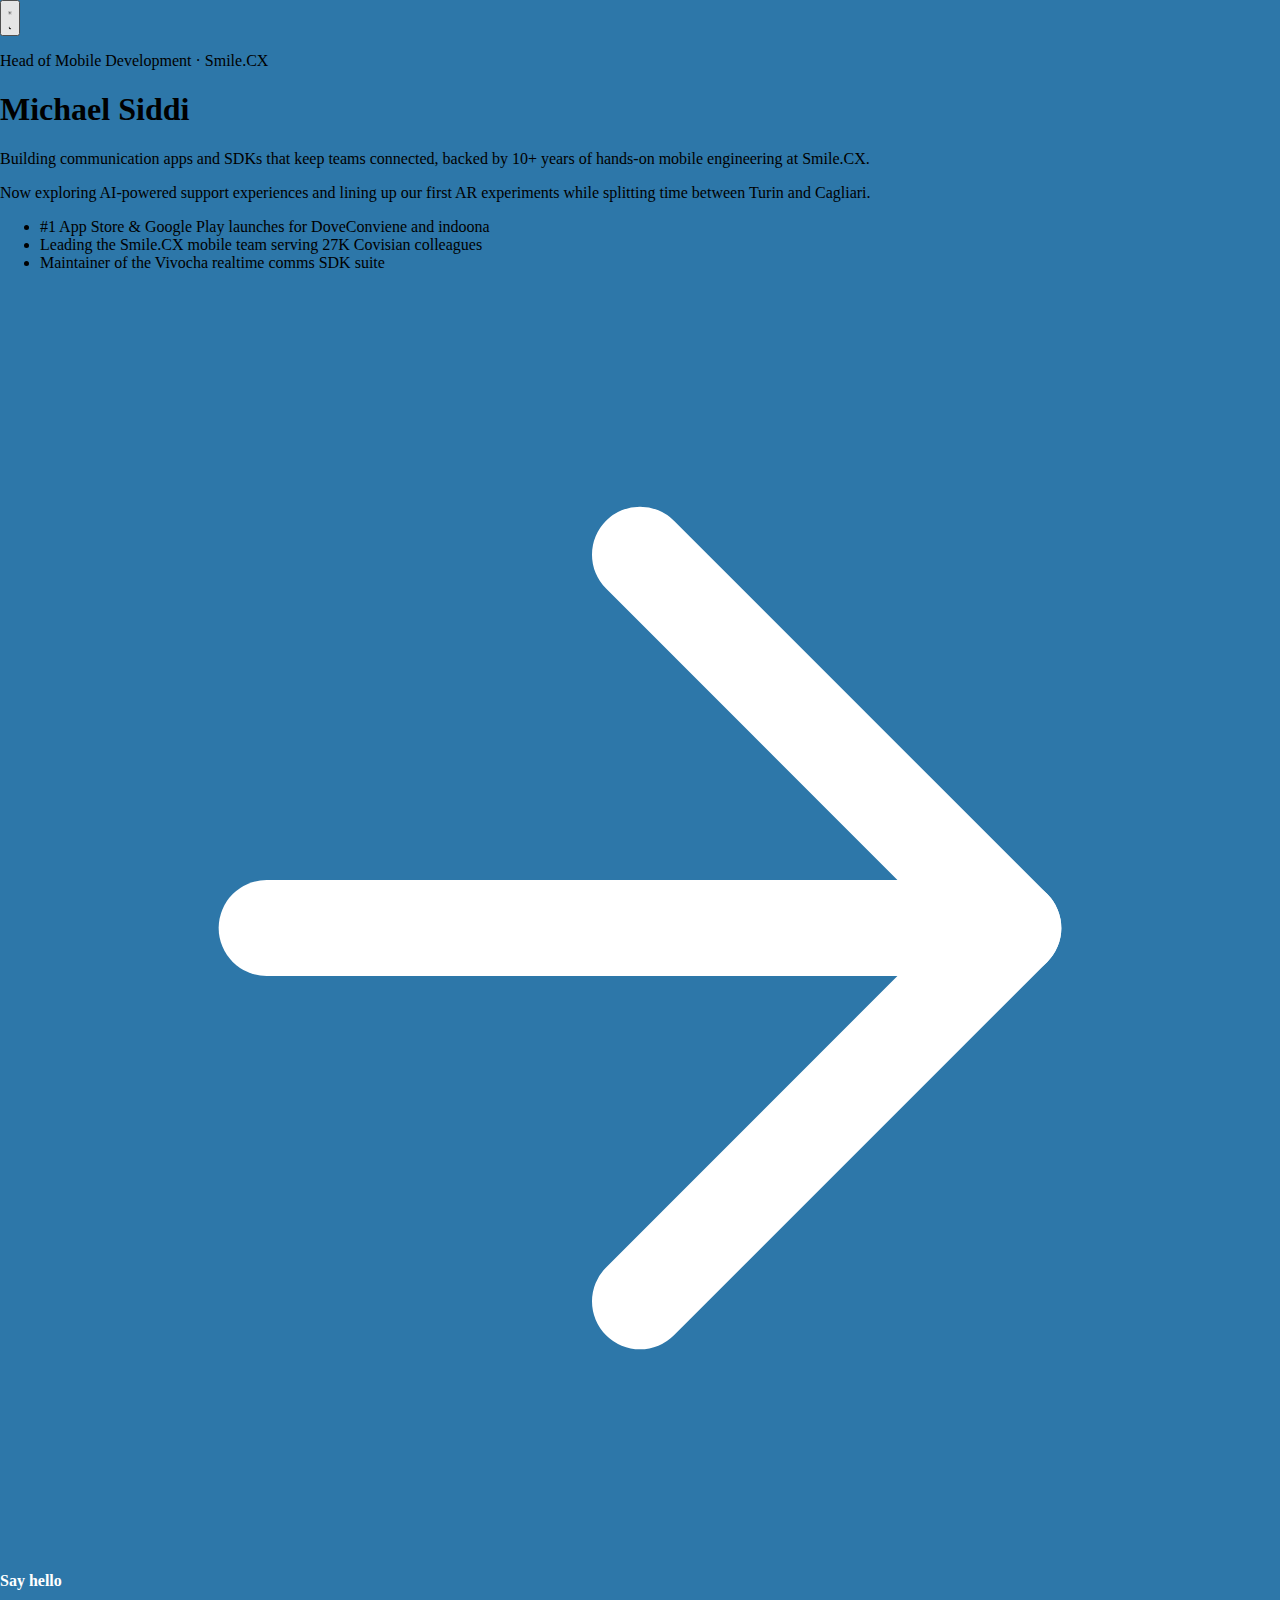
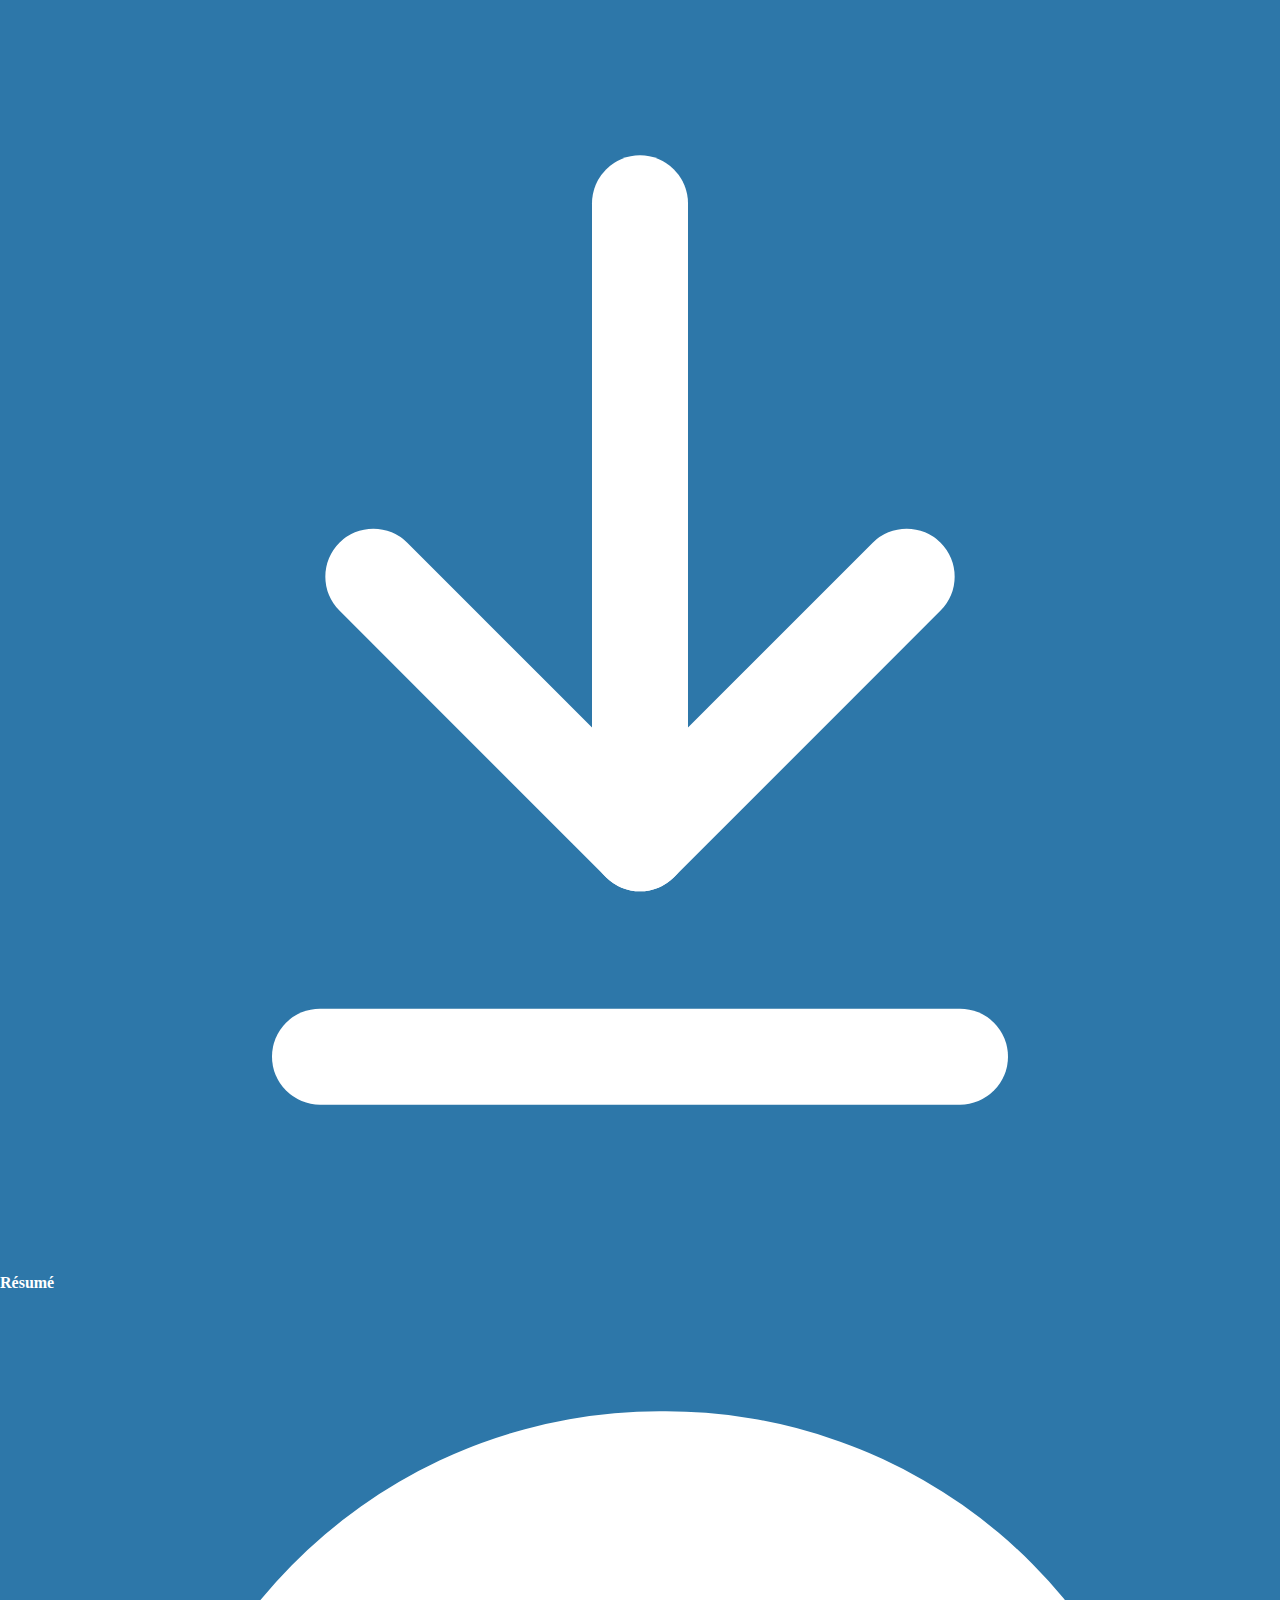
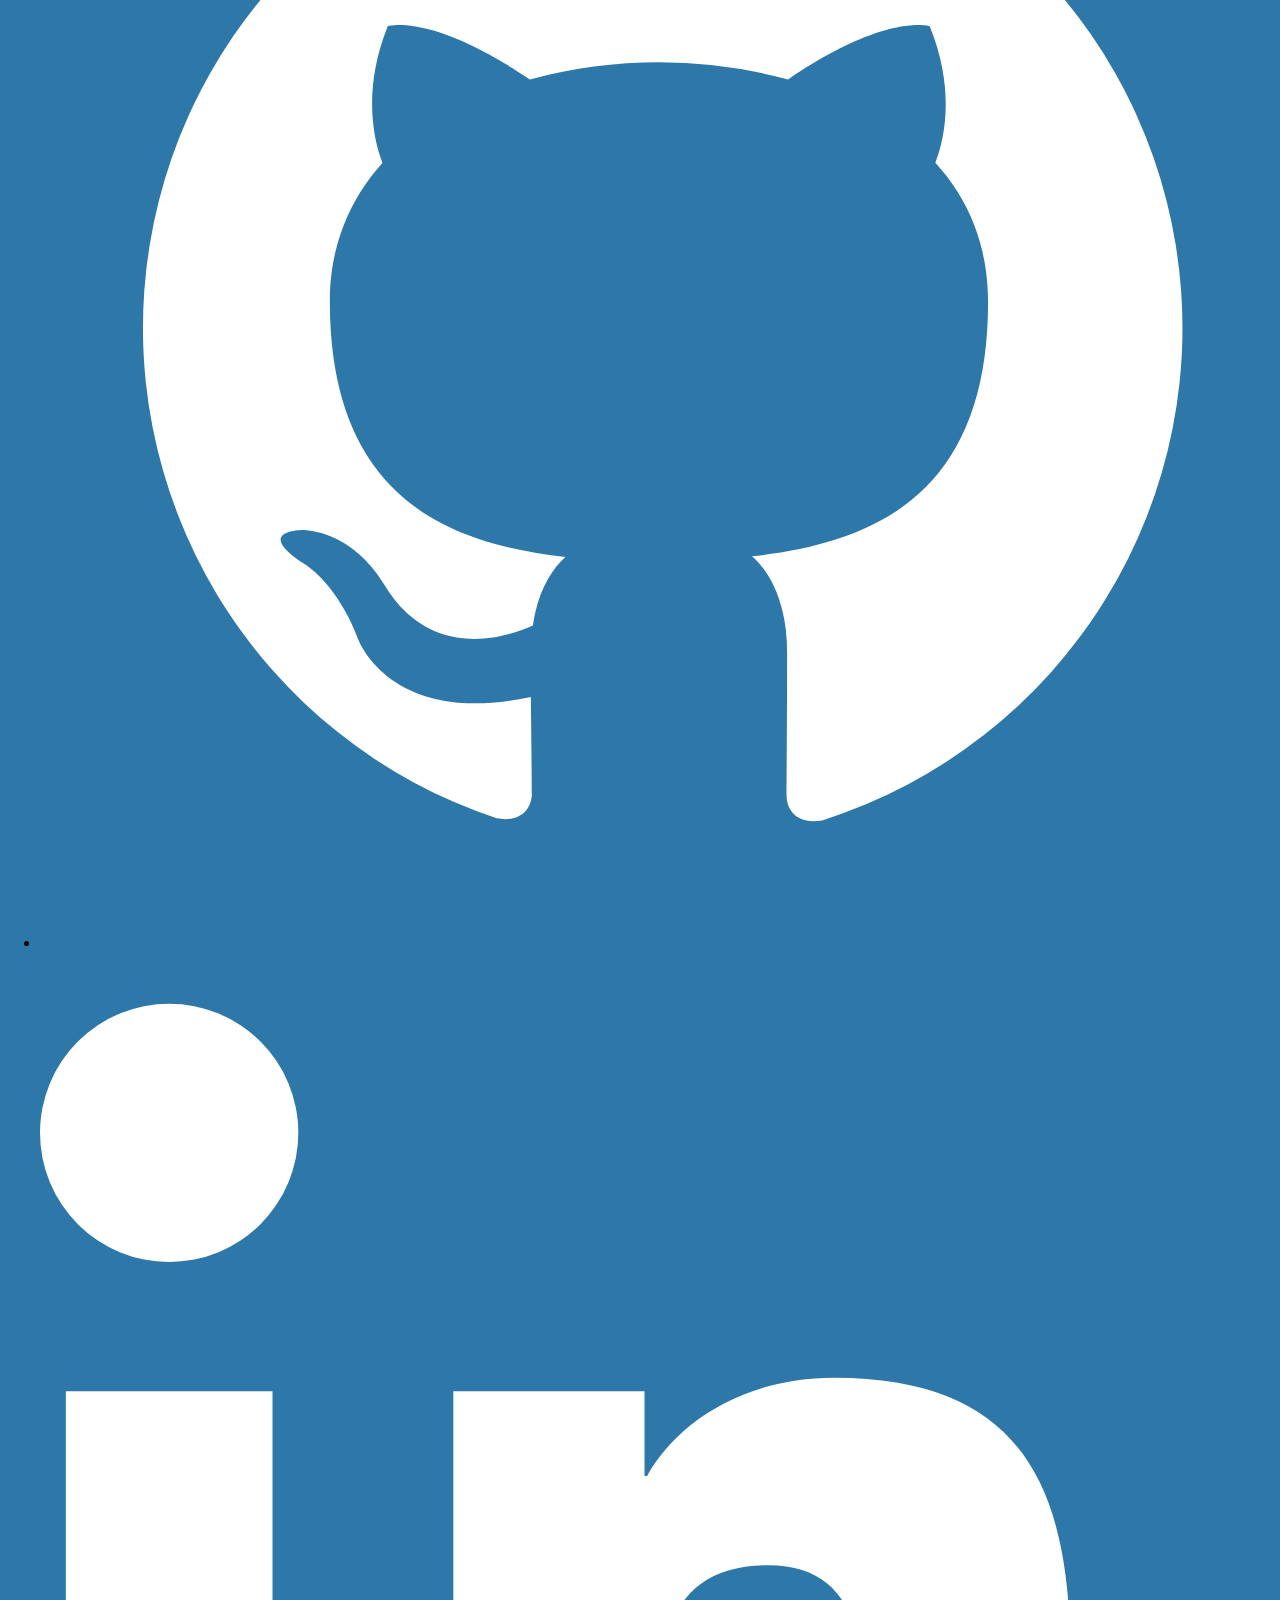
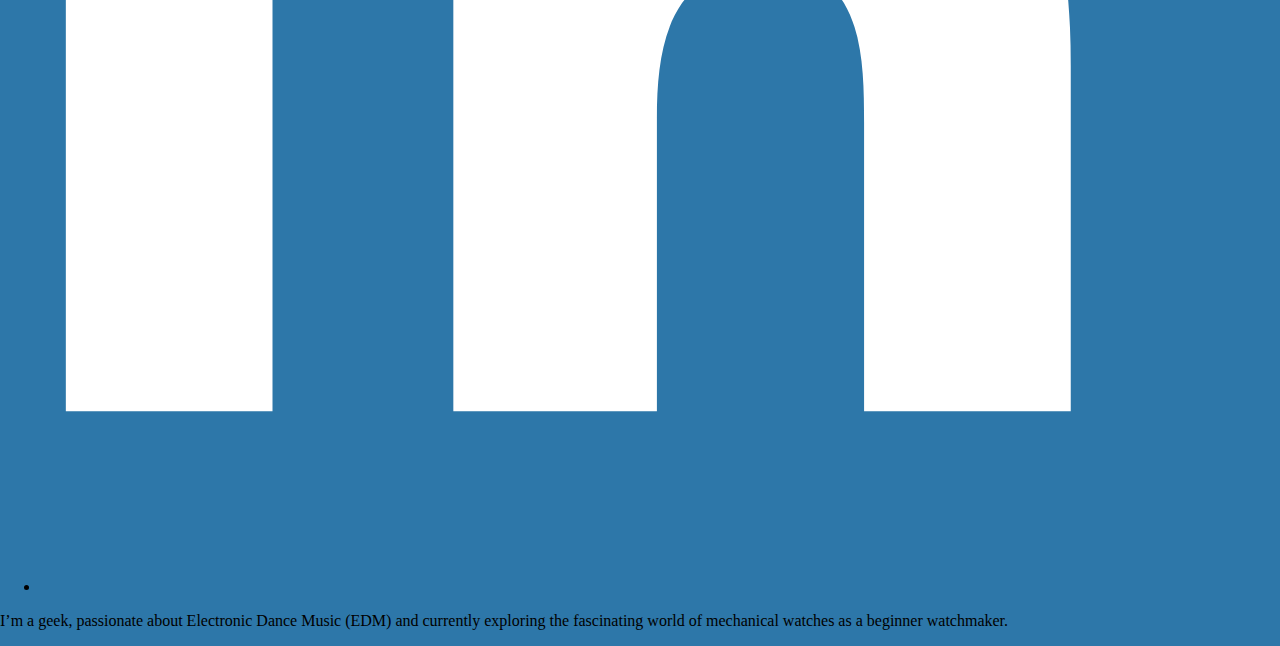
<file: index_backup.html>
<!DOCTYPE html>
<html lang="en">
<head>
    <meta charset="utf-8" />
    <meta name="viewport" content="width=device-width, initial-scale=1" />
    <title>Michael Siddi</title>
    <meta name="description" content="Michael Siddi" />
    <meta name="keywords" content="michael siddi, michael, siddi, ios engineer, engineer, ios developer, ios, developer, mobile, cagliari, sardegna, sardinia, italia, italy, torino, turin, piemonte, objective-c, vivocha, doveconviene, dove conviene, shopfully, top developer, webrtc developer, webrtc engineer, sviluppatore webrtc, webrtc, sdk, san francisco, usa, h1-b, visa" />
    <meta name="author" content="Michael Siddi" />

    <!-- Open Graph -->
    <meta property="og:title" content="Michael Siddi" />
    <meta property="og:type" content="article" />
    <meta property="og:url" content="http://www.michaelsiddi.com" />
    <meta property="og:description" content="Michael Siddi" />

    <!-- Twitter -->
    <meta name="twitter:card" content="summary" />
    <meta name="twitter:site" content="@michaelsiddi" />
    <meta name="twitter:creator" content="@michaelsiddi" />
    <meta name="twitter:title" content="Michael Siddi" />

    <link rel="shortcut icon" href="imgs/favicon.png" />

    <link rel="preconnect" href="https://fonts.googleapis.com" />
    <link rel="preconnect" href="https://fonts.gstatic.com" crossorigin />
    <script>
        (function () {
            try {
                var storedTheme = localStorage.getItem('theme');
                var prefersDark = window.matchMedia('(prefers-color-scheme: dark)').matches;
                var theme = storedTheme || (prefersDark ? 'dark' : 'light');
                document.documentElement.setAttribute('data-theme', theme);
            } catch (err) {
                document.documentElement.setAttribute('data-theme', 'light');
            }
        })();
    </script>
    <link href="https://fonts.googleapis.com/css2?family=Inter:wght@300;400;500;600;700&display=swap" rel="stylesheet" />
    <link href="css/style.css" rel="stylesheet" media="screen" />
    <script src="js/theme-toggle.js" defer></script>

    <meta name="google-site-verification" content="_B6OGU9oyGJgWOCNtOC3DA4Bf_uRVZzMZwVvyJCgoyU" />
</head>
<body>
    <button class="theme-toggle" type="button" aria-pressed="false" aria-label="Activate dark mode" data-theme="light">
        <span class="theme-toggle__track" aria-hidden="true">
            <span class="theme-toggle__icon theme-toggle__icon--sun">
                <svg viewBox="0 0 24 24" xmlns="http://www.w3.org/2000/svg">
                    <circle cx="12" cy="12" r="4.2" fill="currentColor" />
                    <path d="M12 2v2.4M12 19.6V22M4.4 4.4l1.7 1.7M17.9 17.9l1.7 1.7M2 12h2.4M19.6 12H22M4.4 19.6l1.7-1.7M17.9 6.1l1.7-1.7" stroke="currentColor" stroke-width="1.6" stroke-linecap="round" />
                </svg>
            </span>
            <span class="theme-toggle__icon theme-toggle__icon--moon">
                <svg viewBox="0 0 24 24" xmlns="http://www.w3.org/2000/svg">
                    <path d="M21 14.2A8.2 8.2 0 0110.1 3.3 7.4 7.4 0 1018.7 19 8.1 8.1 0 0121 14.2z" fill="currentColor" />
                </svg>
            </span>
            <span class="theme-toggle__thumb"></span>
        </span>
    </button>
    <main class="page" aria-labelledby="hero-title">
        <section class="card">
            <div class="avatar" aria-hidden="true"></div>
            <div class="copy">
                <p class="eyebrow">Head of Mobile Development · Smile.CX</p>
                <h1 id="hero-title">Michael Siddi</h1>
                <p class="lead">Building communication apps and SDKs that keep teams connected, backed by 10+ years of hands-on mobile engineering at Smile.CX.</p>
                <p>Now exploring AI-powered support experiences and lining up our first AR experiments while splitting time between Turin and Cagliari.</p>
                <ul class="facts" aria-label="Highlights">
                    <li>#1 App Store &amp; Google Play launches for DoveConviene and indoona</li>
                    <li>Leading the Smile.CX mobile team serving 27K Covisian colleagues</li>
                    <li>Maintainer of the Vivocha realtime comms SDK suite</li>
                </ul>
                <div class="actions">
                    <a class="btn" href="mailto:hi@michaelsiddi.com">
                        <span class="icon" aria-hidden="true">
                            <svg viewBox="0 0 24 24" xmlns="http://www.w3.org/2000/svg">
                                <path d="M5 12h14" stroke="currentColor" stroke-width="1.8" stroke-linecap="round" stroke-linejoin="round" />
                                <path d="M12 5l7 7-7 7" stroke="currentColor" stroke-width="1.8" stroke-linecap="round" stroke-linejoin="round" fill="none" />
                            </svg>
                        </span>
                        Say hello
                    </a>
                    <a class="btn btn-light" href="./files/MichaelSiddi_Resume.pdf" target="_blank" rel="noopener noreferrer">
                        <span class="icon" aria-hidden="true">
                            <svg viewBox="0 0 24 24" xmlns="http://www.w3.org/2000/svg">
                                <path d="M12 4v12" stroke="currentColor" stroke-width="1.8" stroke-linecap="round" />
                                <path d="M7 11l5 5 5-5" stroke="currentColor" stroke-width="1.8" stroke-linecap="round" stroke-linejoin="round" fill="none" />
                                <path d="M6 20h12" stroke="currentColor" stroke-width="1.8" stroke-linecap="round" />
                            </svg>
                        </span>
                        Résumé
                    </a>
                </div>
                <ul class="social" aria-label="Social links">
                    <li>
                        <a href="https://www.github.com/MichaelSiddi" target="_blank" rel="noopener noreferrer" aria-label="GitHub">
                            <span class="icon" aria-hidden="true">
                                <svg viewBox="0 0 24 24" xmlns="http://www.w3.org/2000/svg">
                                    <path d="M12 2a10 10 0 00-3.16 19.49c.5.09.68-.22.68-.48 0-.24-.01-1.03-.02-1.87-2.77.6-3.36-1.16-3.36-1.16-.45-1.15-1.1-1.46-1.1-1.46-.9-.62.07-.61.07-.61 1 .07 1.53 1.02 1.53 1.02.89 1.52 2.34 1.08 2.9.83.09-.65.35-1.08.63-1.33-2.22-.25-4.56-1.11-4.56-4.94 0-1.09.39-1.99 1.02-2.69-.1-.25-.45-1.27.1-2.64 0 0 .84-.27 2.75 1.03a9.54 9.54 0 015 0c1.9-1.3 2.74-1.03 2.74-1.03.56 1.37.21 2.39.11 2.64.64.7 1.02 1.6 1.02 2.69 0 3.84-2.34 4.68-4.57 4.93.36.31.68.92.68 1.86 0 1.35-.01 2.44-.01 2.77 0 .26.18.57.69.48A10 10 0 0012 2z" fill="currentColor" />
                                </svg>
                            </span>
                        </a>
                    </li>
                    <li>
                        <a href="https://www.linkedin.com/in/michaelsiddi" target="_blank" rel="noopener noreferrer" aria-label="LinkedIn">
                            <span class="icon" aria-hidden="true">
                                <svg viewBox="0 0 24 24" xmlns="http://www.w3.org/2000/svg">
                                    <path d="M5 3.5a2.5 2.5 0 11-5 0 2.5 2.5 0 015 0zM.5 8.5h4v12h-4zM8 8.5h3.7v1.64h.05c.51-.93 1.76-1.9 3.62-1.9 3.87 0 4.58 2.42 4.58 5.57V20.5h-4v-5.58c0-1.33-.03-3.05-1.86-3.05-1.87 0-2.15 1.46-2.15 2.95v5.68H8z" fill="currentColor" />
                                </svg>
                            </span>
                        </a>
                    </li>
                </ul>
                <p class="aside">I’m a geek, passionate about Electronic Dance Music (EDM) and currently exploring the fascinating world of mechanical watches as a beginner watchmaker.</p>
            </div>
        </section>
    </main>
</body>
</html>
</file>
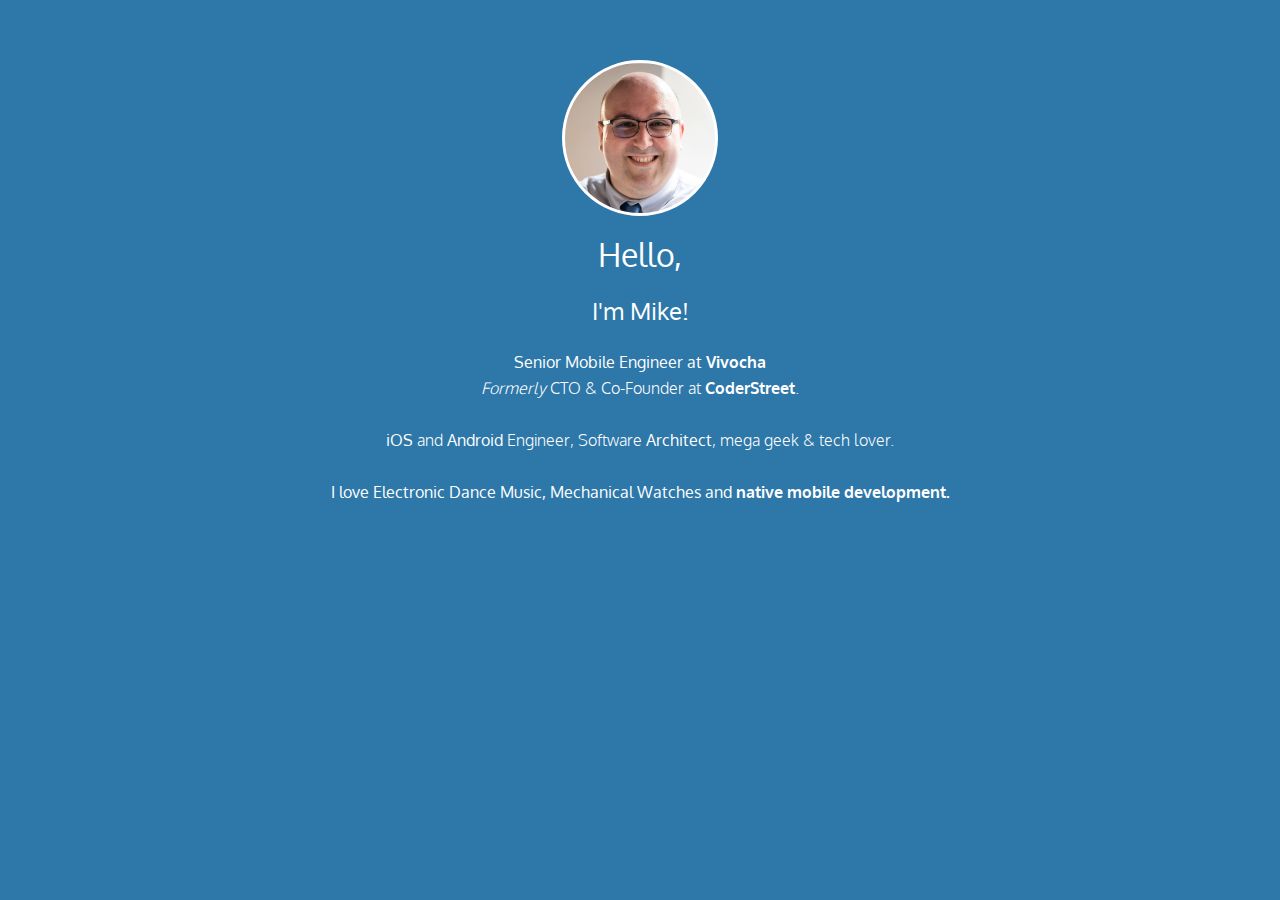
<file: index_old.html>
<!DOCTYPE html>
<html lang="en">
	<head>
		<meta http-equiv="content-type" content="text/html; charset=utf-8" />
		<meta name="viewport" content="width=device-width,user-scalable=no">
		<title>Michael Siddi</title>
     	<meta name="description" content="Michael Siddi">
    	<meta name="keywords" content="michael siddi, michael, siddi, ios engineer, engineer, ios developer, ios, developer, mobile, cagliari, sardegna, sardinia, italia, italy, torino, turin, piemonte, objective-c, vivocha, doveconviene, dove conviene, shopfully, top developer, webrtc developer, webrtc engineer, sviluppatore webrtc, webrtc, sdk, san francisco, usa, h1-b, visa">
    	<meta name="author" content="Michael Siddi">

		<!-- for Facebook -->
		<meta property="og:title" content="Michael Siddi" />
	 	<meta property="og:type" content="article" />
	 	<meta property="og:url" content="http://www.michaelsiddi.com" />
	 	<meta property="og:description" content="Michael Siddi" />

		<!-- for Twitter -->
		<meta name="twitter:card" content="summary">
		<meta name="twitter:site" content="@michaelsiddi">
		<meta name="twitter:creator" content="@michaelsiddi">
		<meta name="twitter:title" content="Michael Siddi">

    	<link rel="shortcut icon" href="imgs/favicon.png">

		<link href="https://code.ionicframework.com/ionicons/2.0.1/css/ionicons.min.css" rel="stylesheet">
		<link href="css/style.css" rel="stylesheet" media="screen" />
		<link href='https://fonts.googleapis.com/css?family=Oxygen:400,300' rel='stylesheet' type='text/css'>
		<meta name="google-site-verification" content="_B6OGU9oyGJgWOCNtOC3DA4Bf_uRVZzMZwVvyJCgoyU" />
	</head>
	<body>
		<div id="container">
			<div id="me">
				<h1 id="face"></h1>
				<h1>Hello,</h1>
				<h2>I'm Mike!</h2>
				<p><strong>Senior Mobile Engineer at <a href="http://www.vivocha.com">Vivocha</a></strong> <br/> <em>Formerly</em> CTO &amp; Co-Founder at <a href="http://www.coderstreet.it">CoderStreet</a>.
					<br/><br/>
				<strong>iOS</strong> and <strong>Android</strong> Engineer, Software <strong>Architect</strong>, mega geek &amp; tech lover.<br/> 
				<br/>
				<strong>I love Electronic Dance Music, Mechanical Watches and <strong>native mobile development.</strong>
				</p>

				<ul class="links">
					<li>
						<a href="https://www.twitter.com/MichaelSiddi" title="My Twitter profile" target="_blank"> <i class="ion-social-twitter"> </i> </a>
					</li>
					<li>
						<a href="mailto:hi@michaelsiddi.com" title="Hire me"> <i class="ion-ios-email"></i> </a>
					</li>
					<li>
						<a href="https://www.github.com/MichaelSiddi" title="My Github profile" target="_blank"> <i class="ion-social-github"></i> </a>
					</li>
					<li>
						<a href="https://www.linkedin.com/in/michaelsiddi" title="My LinkedIn profile" target="_blank"> <i class="ion-social-linkedin"></i> </a>
					</li>
					<li>
						<a href="./files/MichaelSiddi_Resume.pdf" title="My Résumé" target="_blank"> <i class="ion-document-text"></i> </a>
					</li>
				</ul>
			</div>
		</div>
	</body>
</html>
</file>
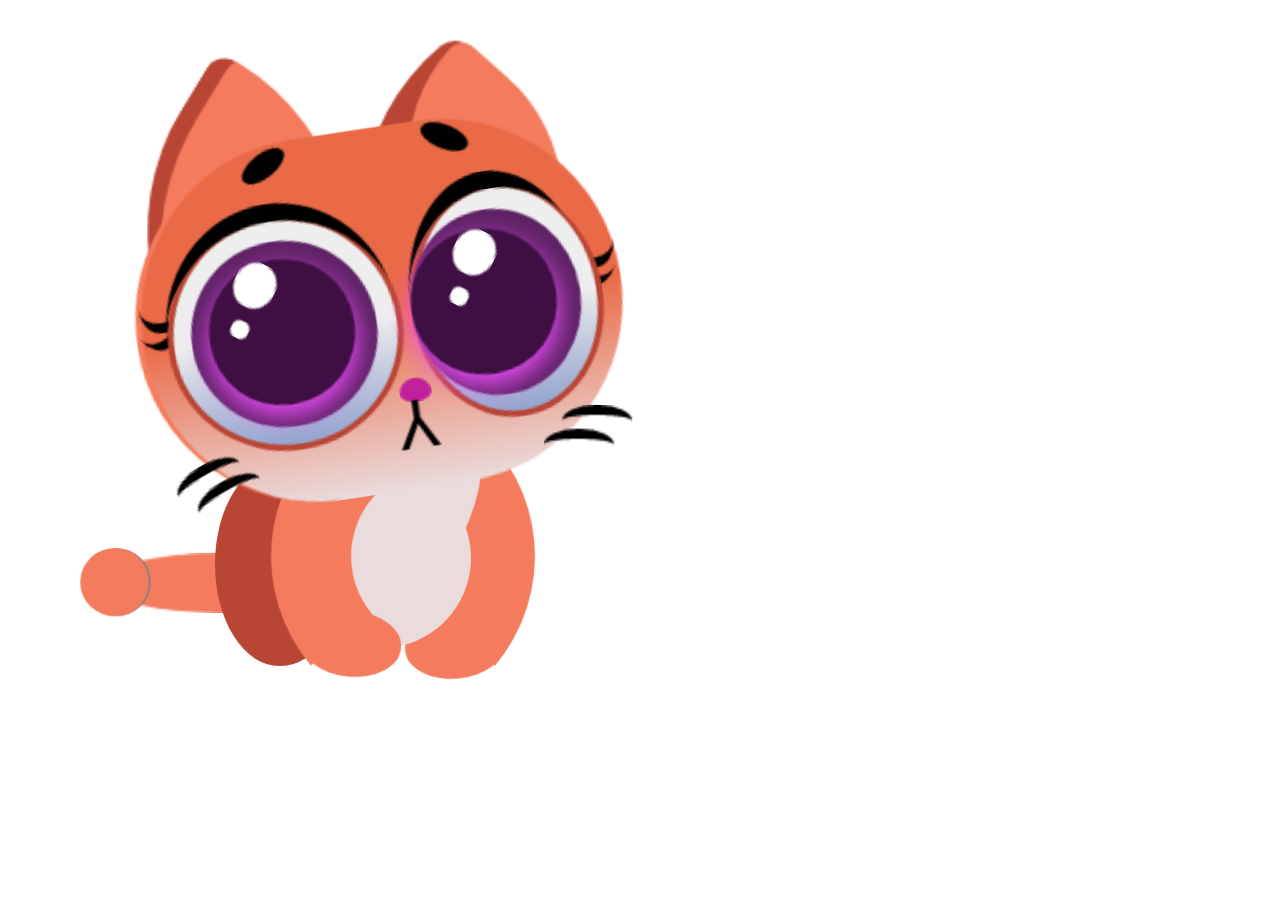
<file: widget/test1.html>
<!doctype html>

<html lang="en">
<head>
  <meta charset="utf-8">

  <title>A widget with transparent background</title>
  <meta name="description" content="A widget">
  <meta name="author" content="Mike">

  <link rel="stylesheet" href="css/test1.css">

</head>

<body>

	<img class="img-engage" src="test1.png"/>

</body>
</html>
</file>
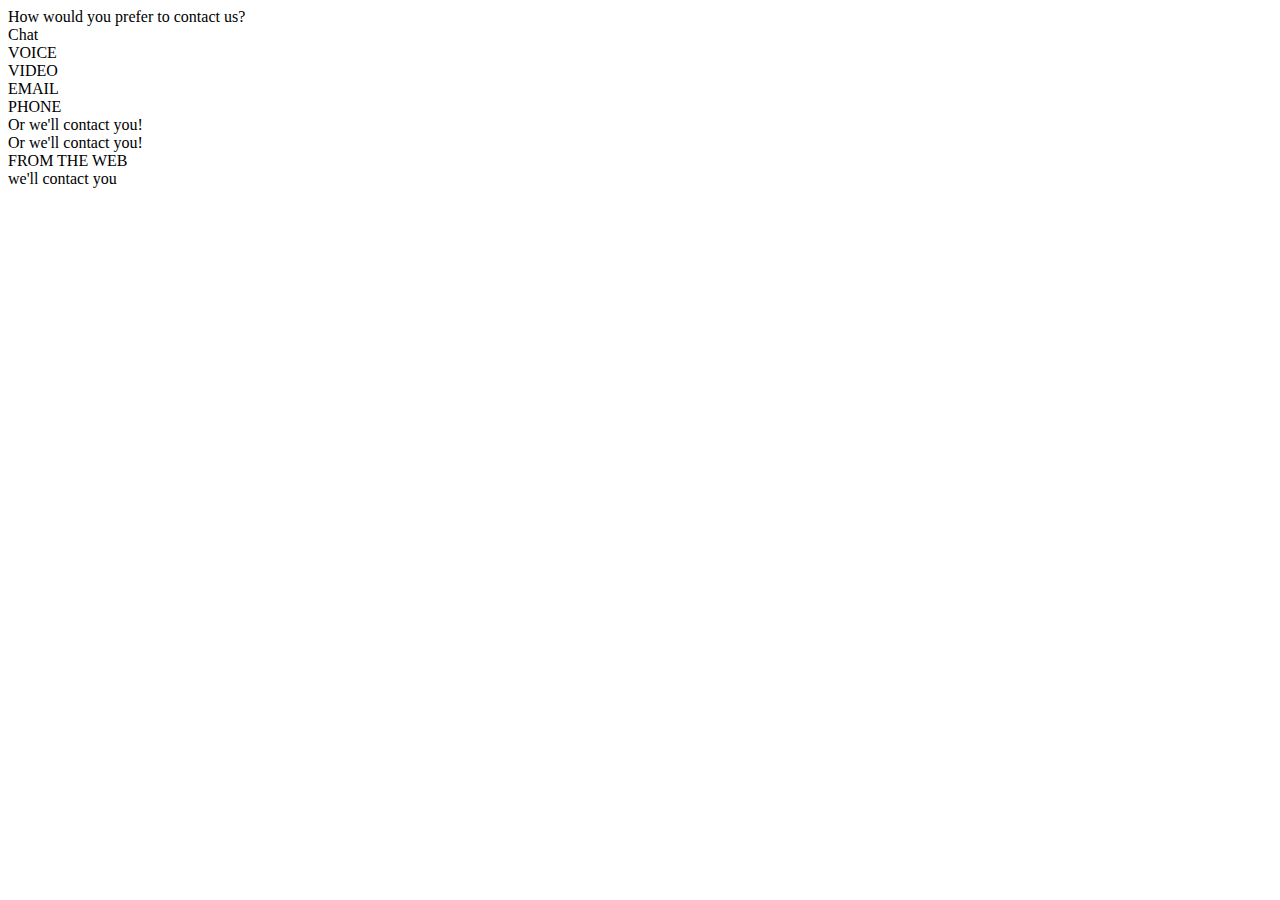
<file: widget/test2.html>
<style>
        @import url("https://cdn.vivocha.com/lib/font-google/css/open-sans.css");.vvc-wrap-5b7fc79e571b5cadacf15e5b-3-1535100942352{}@font-face{font-family:'vvc-widget-ico';src:url("https://cdn.vivocha.com/assets/_/widgets/vvc-halo/assets/fonts/vvc-widget-ico.eot/68624a2?4jwt95");src:url("https://cdn.vivocha.com/assets/_/widgets/vvc-halo/assets/fonts/vvc-widget-ico.eot/68624a2?4jwt95#iefix") format("embedded-opentype"),url("https://cdn.vivocha.com/assets/_/widgets/vvc-halo/assets/fonts/vvc-widget-ico.ttf/6c89635?4jwt95") format("truetype"),url("https://cdn.vivocha.com/assets/_/widgets/vvc-halo/assets/fonts/vvc-widget-ico.woff/2867f34?4jwt95") format("woff"),url("https://cdn.vivocha.com/assets/_/widgets/vvc-halo/assets/fonts/vvc-widget-ico.svg/6d6fa4b?4jwt95#vvc-widget-ico") format("svg");font-weight:normal;font-style:normal}.vvc-wrap-5b7fc79e571b5cadacf15e5b-3-1535100942352 i{font-family:'vvc-widget-ico' !important;speak:none;font-style:normal;font-weight:normal;font-variant:normal;text-transform:none;line-height:1;-webkit-font-smoothing:antialiased;-moz-osx-font-smoothing:grayscale}.vvc-wrap-5b7fc79e571b5cadacf15e5b-3-1535100942352 .vvc-call-me-back:before{content:"\\e922"}.vvc-wrap-5b7fc79e571b5cadacf15e5b-3-1535100942352 .vvc-web-lead:before{content:"\\e923"}.vvc-wrap-5b7fc79e571b5cadacf15e5b-3-1535100942352 .vvc-arrow-left:before{content:"\\e900"}.vvc-wrap-5b7fc79e571b5cadacf15e5b-3-1535100942352 .vvc-chat:before{content:"\\e901"}.vvc-wrap-5b7fc79e571b5cadacf15e5b-3-1535100942352 .vvc-check:before{content:"\\e902"}.vvc-wrap-5b7fc79e571b5cadacf15e5b-3-1535100942352 .vvc-clipboard:before{content:"\\e903"}.vvc-wrap-5b7fc79e571b5cadacf15e5b-3-1535100942352 .vvc-clock:before{content:"\\e904"}.vvc-wrap-5b7fc79e571b5cadacf15e5b-3-1535100942352 .vvc-close:before{content:"\\e905"}.vvc-wrap-5b7fc79e571b5cadacf15e5b-3-1535100942352 .vvc-doc:before{content:"\\e906"}.vvc-wrap-5b7fc79e571b5cadacf15e5b-3-1535100942352 .vvc-down:before{content:"\\e907"}.vvc-wrap-5b7fc79e571b5cadacf15e5b-3-1535100942352 .vvc-expand:before{content:"\\e908"}.vvc-wrap-5b7fc79e571b5cadacf15e5b-3-1535100942352 .vvc-hangup:before{content:"\\e909"}.vvc-wrap-5b7fc79e571b5cadacf15e5b-3-1535100942352 .vvc-headphones:before{content:"\\e90a"}.vvc-wrap-5b7fc79e571b5cadacf15e5b-3-1535100942352 .vvc-lock:before{content:"\\e90b"}.vvc-wrap-5b7fc79e571b5cadacf15e5b-3-1535100942352 .vvc-minimize:before{content:"\\e90c"}.vvc-wrap-5b7fc79e571b5cadacf15e5b-3-1535100942352 .vvc-mute:before{content:"\\e90d"}.vvc-wrap-5b7fc79e571b5cadacf15e5b-3-1535100942352 .vvc-pencil:before{content:"\\e90e"}.vvc-wrap-5b7fc79e571b5cadacf15e5b-3-1535100942352 .vvc-phone:before{content:"\\e90f"}.vvc-wrap-5b7fc79e571b5cadacf15e5b-3-1535100942352 .vvc-pic:before{content:"\\e910"}.vvc-wrap-5b7fc79e571b5cadacf15e5b-3-1535100942352 .vvc-reduce:before{content:"\\e911"}.vvc-wrap-5b7fc79e571b5cadacf15e5b-3-1535100942352 .vvc-refresh:before{content:"\\e912"}.vvc-wrap-5b7fc79e571b5cadacf15e5b-3-1535100942352 .vvc-remove:before{content:"\\e913"}.vvc-wrap-5b7fc79e571b5cadacf15e5b-3-1535100942352 .vvc-sign-out:before{content:"\\e914"}.vvc-wrap-5b7fc79e571b5cadacf15e5b-3-1535100942352 .vvc-smile:before{content:"\\e915"}.vvc-wrap-5b7fc79e571b5cadacf15e5b-3-1535100942352 .vvc-unmute:before{content:"\\e916"}.vvc-wrap-5b7fc79e571b5cadacf15e5b-3-1535100942352 .vvc-up:before{content:"\\e917"}.vvc-wrap-5b7fc79e571b5cadacf15e5b-3-1535100942352 .vvc-video:before{content:"\\e918"}.vvc-wrap-5b7fc79e571b5cadacf15e5b-3-1535100942352 .vvc-video-off:before{content:"\\e919"}.vvc-wrap-5b7fc79e571b5cadacf15e5b-3-1535100942352 .vvc-calendar:before{content:"\\e91a"}.vvc-wrap-5b7fc79e571b5cadacf15e5b-3-1535100942352 .vvc-star-empty:before{content:"\\e91b"}.vvc-wrap-5b7fc79e571b5cadacf15e5b-3-1535100942352 .vvc-star:before{content:"\\e91c"}.vvc-wrap-5b7fc79e571b5cadacf15e5b-3-1535100942352 .vvc-writing:before{content:"\\e91d"}.vvc-wrap-5b7fc79e571b5cadacf15e5b-3-1535100942352 .vvc-not-send:before{content:"\\e91e"}.vvc-wrap-5b7fc79e571b5cadacf15e5b-3-1535100942352 .vvc-download:before{content:"\\e91f"}.vvc-wrap-5b7fc79e571b5cadacf15e5b-3-1535100942352 .vvc-file:before{content:"\\e920"}.vvc-wrap-5b7fc79e571b5cadacf15e5b-3-1535100942352 .vvc-see:before{content:"\\e921"}.vvc-wrap-5b7fc79e571b5cadacf15e5b-3-1535100942352 .vvc-halo{font-family:"Open Sans";z-index:2147483647;box-sizing:border-box;position:fixed;bottom:30px;right:30px}.vvc-wrap-5b7fc79e571b5cadacf15e5b-3-1535100942352 .vvc-halo.vvc-container .vvc-media-content{display:none;opacity:0;overflow:hidden;border-radius:20px;position:relative;margin-right:72px;height:86px;padding-left:15px;padding-right:15px;box-sizing:border-box;background-color:#F2F2F2;border:1px solid white;box-shadow:0 0 8px #262626;vertical-align:top}.vvc-wrap-5b7fc79e571b5cadacf15e5b-3-1535100942352 .vvc-halo.vvc-container .vvc-media-content .vvc-message{color:rgba(0,0,0,0.74);font-size:10px;font-weight:300;text-transform:uppercase;text-align:center;padding:4px 0}.vvc-wrap-5b7fc79e571b5cadacf15e5b-3-1535100942352 .vvc-halo.vvc-container .vvc-media-content .vvc-media{text-align:center;padding-top:4px}.vvc-wrap-5b7fc79e571b5cadacf15e5b-3-1535100942352 .vvc-halo.vvc-container .vvc-media-content .vvc-media .vvc-media-item{cursor:pointer;margin:0 8px;display:inline-block}.vvc-wrap-5b7fc79e571b5cadacf15e5b-3-1535100942352 .vvc-halo.vvc-container .vvc-media-content .vvc-media .vvc-media-item .vvc-media-rounded{margin:0 auto;background-color:#ba3f70;width:30px;height:30px;border-radius:50%}.vvc-wrap-5b7fc79e571b5cadacf15e5b-3-1535100942352 .vvc-halo.vvc-container .vvc-media-content .vvc-media .vvc-media-item .vvc-media-rounded i{color:white;position:relative;top:6px}.vvc-wrap-5b7fc79e571b5cadacf15e5b-3-1535100942352 .vvc-halo.vvc-container .vvc-media-content .vvc-media .vvc-media-item .vvc-media-rounded .vvc-web-lead{font-size:14px}.vvc-wrap-5b7fc79e571b5cadacf15e5b-3-1535100942352 .vvc-halo.vvc-container .vvc-media-content .vvc-media .vvc-media-item .vvc-media-label{padding-top:5px;font-size:10px;font-weight:bold;color:rgba(0,0,0,0.54)}.vvc-wrap-5b7fc79e571b5cadacf15e5b-3-1535100942352 .vvc-halo.vvc-container .vvc-media-content .vvc-options{display:none;text-align:center}.vvc-wrap-5b7fc79e571b5cadacf15e5b-3-1535100942352 .vvc-halo.vvc-container .vvc-media-content .vvc-options .vvc-opts{background:#ba3f70;border-radius:20px;margin:6px 10px;padding:10px 26px}.vvc-wrap-5b7fc79e571b5cadacf15e5b-3-1535100942352 .vvc-halo.vvc-container .vvc-media-content .vvc-options .vvc-opts:hover{opacity:0.9;cursor:pointer}.vvc-wrap-5b7fc79e571b5cadacf15e5b-3-1535100942352 .vvc-halo.vvc-container .vvc-media-content .vvc-options .vvc-opts a{color:white;font-size:10px;text-transform:uppercase}.vvc-wrap-5b7fc79e571b5cadacf15e5b-3-1535100942352 .vvc-halo.vvc-container .vvc-media-content .vvc-inner-links{display:none;font-size:13px;text-align:center;padding-top:8px}.vvc-wrap-5b7fc79e571b5cadacf15e5b-3-1535100942352 .vvc-halo.vvc-container .vvc-media-content .vvc-inner-links a{color:#262626;text-decoration:underline;cursor:pointer}.vvc-wrap-5b7fc79e571b5cadacf15e5b-3-1535100942352 .vvc-halo.vvc-container .vvc-halo-avatar{cursor:pointer;box-sizing:border-box;vertical-align:middle;border:1px solid #D8D8D8;display:inline-block;width:60px;height:60px;background-image:url("https://cdn.vivocha.com/assets/vvc_antonio/campaigns/5b7fc79e571b5cadacf15e5b/5b7fc79e571b5cadacf15e5b-2-1535100942352/Screenshot 2019-09-03 at 16.40.37.png");background-repeat:no-repeat;background-position:0 0;background-size:60px 60px;border-radius:50%;box-shadow:0 0 8px #262626;animation:reveal;animation-duration:0.4s;animation-delay:2s;position:absolute;bottom:0;right:0}@keyframes reveal{from{transform:rotateY(0)}to{transform:rotateY(360deg)}}@keyframes flipIn{from{transform:rotateY(0)}to{transform:rotateY(360deg)}}@keyframes flipOut{from{transform:rotateY(0)}to{transform:rotateY(360deg)}}@keyframes opened{from{display:none;opacity:0}to{display:inline-block;opacity:1}}@keyframes closed{from{display:inline-block;opacity:1}to{display:none;opacity:0}}.vvc-wrap-5b7fc79e571b5cadacf15e5b-3-1535100942352 .vvc-halo.vvc-halo-opened .vvc-media-content{display:inline-block;opacity:1;animation:opened;animation-duration:0.5s}.vvc-wrap-5b7fc79e571b5cadacf15e5b-3-1535100942352 .vvc-halo.vvc-halo-opened:before{width:1px;height:1px;display:block;content:";border:8px solid transparent;position:absolute;right:53px;border-left:12px solid #F2F2F2;bottom:20px;opacity:1;animation:opened;animation-duration:0.5s}.vvc-wrap-5b7fc79e571b5cadacf15e5b-3-1535100942352 .vvc-halo.vvc-halo-closed .vvc-media-content{display:none;opacity:0;animation:closed;animation-duration:0.5s}.vvc-wrap-5b7fc79e571b5cadacf15e5b-3-1535100942352 .vvc-halo.vvc-halo-closed .vvc-halo-avatar{transform:rotateY(0);animation:flipOut;animation-duration:0.4s}.vvc-wrap-5b7fc79e571b5cadacf15e5b-3-1535100942352 .vvc-media{display:block}.vvc-wrap-5b7fc79e571b5cadacf15e5b-3-1535100942352 .vvc-inner-links{display:none}.vvc-wrap-5b7fc79e571b5cadacf15e5b-3-1535100942352 .vvc-options{display:none}.vvc-wrap-5b7fc79e571b5cadacf15e5b-3-1535100942352 .vvc-media-chat.vvc-media-voice.vvc-media-video.vvc-media-cbn.vvc-media-weblead .vvc-media-content,.vvc-wrap-5b7fc79e571b5cadacf15e5b-3-1535100942352 .vvc-media-chat.vvc-media-voice.vvc-media-cbn.vvc-media-weblead .vvc-media-content,.vvc-wrap-5b7fc79e571b5cadacf15e5b-3-1535100942352 .vvc-media-chat.vvc-media-video.vvc-media-cbn.vvc-media-weblead .vvc-media-content,.vvc-wrap-5b7fc79e571b5cadacf15e5b-3-1535100942352 .vvc-media-voice.vvc-media-video.vvc-media-cbn.vvc-media-weblead .vvc-media-content{height:128px !important}.vvc-wrap-5b7fc79e571b5cadacf15e5b-3-1535100942352 .vvc-media-chat.vvc-media-voice.vvc-media-video.vvc-media-cbn.vvc-media-weblead .vvc-media,.vvc-wrap-5b7fc79e571b5cadacf15e5b-3-1535100942352 .vvc-media-chat.vvc-media-voice.vvc-media-cbn.vvc-media-weblead .vvc-media,.vvc-wrap-5b7fc79e571b5cadacf15e5b-3-1535100942352 .vvc-media-chat.vvc-media-video.vvc-media-cbn.vvc-media-weblead .vvc-media,.vvc-wrap-5b7fc79e571b5cadacf15e5b-3-1535100942352 .vvc-media-voice.vvc-media-video.vvc-media-cbn.vvc-media-weblead .vvc-media{display:none}.vvc-wrap-5b7fc79e571b5cadacf15e5b-3-1535100942352 .vvc-media-chat.vvc-media-voice.vvc-media-video.vvc-media-cbn.vvc-media-weblead .vvc-media .vvc-content-message,.vvc-wrap-5b7fc79e571b5cadacf15e5b-3-1535100942352 .vvc-media-chat.vvc-media-voice.vvc-media-cbn.vvc-media-weblead .vvc-media .vvc-content-message,.vvc-wrap-5b7fc79e571b5cadacf15e5b-3-1535100942352 .vvc-media-chat.vvc-media-video.vvc-media-cbn.vvc-media-weblead .vvc-media .vvc-content-message,.vvc-wrap-5b7fc79e571b5cadacf15e5b-3-1535100942352 .vvc-media-voice.vvc-media-video.vvc-media-cbn.vvc-media-weblead .vvc-media .vvc-content-message{font-size:13px}.vvc-wrap-5b7fc79e571b5cadacf15e5b-3-1535100942352 .vvc-media-chat.vvc-media-voice.vvc-media-video.vvc-media-cbn.vvc-media-weblead .vvc-options,.vvc-wrap-5b7fc79e571b5cadacf15e5b-3-1535100942352 .vvc-media-chat.vvc-media-voice.vvc-media-cbn.vvc-media-weblead .vvc-options,.vvc-wrap-5b7fc79e571b5cadacf15e5b-3-1535100942352 .vvc-media-chat.vvc-media-video.vvc-media-cbn.vvc-media-weblead .vvc-options,.vvc-wrap-5b7fc79e571b5cadacf15e5b-3-1535100942352 .vvc-media-voice.vvc-media-video.vvc-media-cbn.vvc-media-weblead .vvc-options{display:block}.vvc-wrap-5b7fc79e571b5cadacf15e5b-3-1535100942352 .vvc-media-chat.vvc-media-voice.vvc-media-video.vvc-media-cbn.vvc-media-weblead .vvc-popup-message,.vvc-wrap-5b7fc79e571b5cadacf15e5b-3-1535100942352 .vvc-media-chat.vvc-media-voice.vvc-media-cbn.vvc-media-weblead .vvc-popup-message,.vvc-wrap-5b7fc79e571b5cadacf15e5b-3-1535100942352 .vvc-media-chat.vvc-media-video.vvc-media-cbn.vvc-media-weblead .vvc-popup-message,.vvc-wrap-5b7fc79e571b5cadacf15e5b-3-1535100942352 .vvc-media-voice.vvc-media-video.vvc-media-cbn.vvc-media-weblead .vvc-popup-message{padding-bottom:0}.vvc-wrap-5b7fc79e571b5cadacf15e5b-3-1535100942352 .vvc-media-chat.vvc-media-voice.vvc-media-video.vvc-media-cbn.vvc-media-weblead .vvc-reveal-web,.vvc-wrap-5b7fc79e571b5cadacf15e5b-3-1535100942352 .vvc-media-chat.vvc-media-voice.vvc-media-cbn.vvc-media-weblead .vvc-reveal-web,.vvc-wrap-5b7fc79e571b5cadacf15e5b-3-1535100942352 .vvc-media-chat.vvc-media-video.vvc-media-cbn.vvc-media-weblead .vvc-reveal-web,.vvc-wrap-5b7fc79e571b5cadacf15e5b-3-1535100942352 .vvc-media-voice.vvc-media-video.vvc-media-cbn.vvc-media-weblead .vvc-reveal-web{display:block}.vvc-wrap-5b7fc79e571b5cadacf15e5b-3-1535100942352 .vvc-media-chat.vvc-media-voice.vvc-media-video.vvc-media-cbn.vvc-media-weblead .vvc-reveal-web .vvc-media-content,.vvc-wrap-5b7fc79e571b5cadacf15e5b-3-1535100942352 .vvc-media-chat.vvc-media-voice.vvc-media-cbn.vvc-media-weblead .vvc-reveal-web .vvc-media-content,.vvc-wrap-5b7fc79e571b5cadacf15e5b-3-1535100942352 .vvc-media-chat.vvc-media-video.vvc-media-cbn.vvc-media-weblead .vvc-reveal-web .vvc-media-content,.vvc-wrap-5b7fc79e571b5cadacf15e5b-3-1535100942352 .vvc-media-voice.vvc-media-video.vvc-media-cbn.vvc-media-weblead .vvc-reveal-web .vvc-media-content{height:82px !important}.vvc-wrap-5b7fc79e571b5cadacf15e5b-3-1535100942352 .vvc-media-chat.vvc-media-voice.vvc-media-video.vvc-media-cbn.vvc-media-weblead .vvc-reveal-web .vvc-media-content .vvc-message,.vvc-wrap-5b7fc79e571b5cadacf15e5b-3-1535100942352 .vvc-media-chat.vvc-media-voice.vvc-media-cbn.vvc-media-weblead .vvc-reveal-web .vvc-media-content .vvc-message,.vvc-wrap-5b7fc79e571b5cadacf15e5b-3-1535100942352 .vvc-media-chat.vvc-media-video.vvc-media-cbn.vvc-media-weblead .vvc-reveal-web .vvc-media-content .vvc-message,.vvc-wrap-5b7fc79e571b5cadacf15e5b-3-1535100942352 .vvc-media-voice.vvc-media-video.vvc-media-cbn.vvc-media-weblead .vvc-reveal-web .vvc-media-content .vvc-message{padding-bottom:8px}.vvc-wrap-5b7fc79e571b5cadacf15e5b-3-1535100942352 .vvc-media-chat.vvc-media-voice.vvc-media-video.vvc-media-cbn.vvc-media-weblead .vvc-reveal-web .vvc-options,.vvc-wrap-5b7fc79e571b5cadacf15e5b-3-1535100942352 .vvc-media-chat.vvc-media-voice.vvc-media-cbn.vvc-media-weblead .vvc-reveal-web .vvc-options,.vvc-wrap-5b7fc79e571b5cadacf15e5b-3-1535100942352 .vvc-media-chat.vvc-media-video.vvc-media-cbn.vvc-media-weblead .vvc-reveal-web .vvc-options,.vvc-wrap-5b7fc79e571b5cadacf15e5b-3-1535100942352 .vvc-media-voice.vvc-media-video.vvc-media-cbn.vvc-media-weblead .vvc-reveal-web .vvc-options{display:none}.vvc-wrap-5b7fc79e571b5cadacf15e5b-3-1535100942352 .vvc-media-chat.vvc-media-voice.vvc-media-video.vvc-media-cbn.vvc-media-weblead .vvc-reveal-web .vvc-popup-message,.vvc-wrap-5b7fc79e571b5cadacf15e5b-3-1535100942352 .vvc-media-chat.vvc-media-voice.vvc-media-cbn.vvc-media-weblead .vvc-reveal-web .vvc-popup-message,.vvc-wrap-5b7fc79e571b5cadacf15e5b-3-1535100942352 .vvc-media-chat.vvc-media-video.vvc-media-cbn.vvc-media-weblead .vvc-reveal-web .vvc-popup-message,.vvc-wrap-5b7fc79e571b5cadacf15e5b-3-1535100942352 .vvc-media-voice.vvc-media-video.vvc-media-cbn.vvc-media-weblead .vvc-reveal-web .vvc-popup-message{padding-bottom:10px}.vvc-wrap-5b7fc79e571b5cadacf15e5b-3-1535100942352 .vvc-media-chat.vvc-media-voice.vvc-media-video.vvc-media-cbn.vvc-media-weblead .vvc-reveal-web .vvc-content-message,.vvc-wrap-5b7fc79e571b5cadacf15e5b-3-1535100942352 .vvc-media-chat.vvc-media-voice.vvc-media-cbn.vvc-media-weblead .vvc-reveal-web .vvc-content-message,.vvc-wrap-5b7fc79e571b5cadacf15e5b-3-1535100942352 .vvc-media-chat.vvc-media-video.vvc-media-cbn.vvc-media-weblead .vvc-reveal-web .vvc-content-message,.vvc-wrap-5b7fc79e571b5cadacf15e5b-3-1535100942352 .vvc-media-voice.vvc-media-video.vvc-media-cbn.vvc-media-weblead .vvc-reveal-web .vvc-content-message{font-size:18px}.vvc-wrap-5b7fc79e571b5cadacf15e5b-3-1535100942352 .vvc-media-chat.vvc-media-voice.vvc-media-video.vvc-media-cbn.vvc-media-weblead .vvc-reveal-web .vvc-media,.vvc-wrap-5b7fc79e571b5cadacf15e5b-3-1535100942352 .vvc-media-chat.vvc-media-voice.vvc-media-cbn.vvc-media-weblead .vvc-reveal-web .vvc-media,.vvc-wrap-5b7fc79e571b5cadacf15e5b-3-1535100942352 .vvc-media-chat.vvc-media-video.vvc-media-cbn.vvc-media-weblead .vvc-reveal-web .vvc-media,.vvc-wrap-5b7fc79e571b5cadacf15e5b-3-1535100942352 .vvc-media-voice.vvc-media-video.vvc-media-cbn.vvc-media-weblead .vvc-reveal-web .vvc-media{display:block}.vvc-wrap-5b7fc79e571b5cadacf15e5b-3-1535100942352 .vvc-media-chat.vvc-media-voice.vvc-media-video.vvc-media-cbn.vvc-media-weblead .vvc-reveal-web .vvc-media .vvc-media-cbn,.vvc-wrap-5b7fc79e571b5cadacf15e5b-3-1535100942352 .vvc-media-chat.vvc-media-voice.vvc-media-video.vvc-media-cbn.vvc-media-weblead .vvc-reveal-web .vvc-media .vvc-media-weblead,.vvc-wrap-5b7fc79e571b5cadacf15e5b-3-1535100942352 .vvc-media-chat.vvc-media-voice.vvc-media-cbn.vvc-media-weblead .vvc-reveal-web .vvc-media .vvc-media-cbn,.vvc-wrap-5b7fc79e571b5cadacf15e5b-3-1535100942352 .vvc-media-chat.vvc-media-voice.vvc-media-cbn.vvc-media-weblead .vvc-reveal-web .vvc-media .vvc-media-weblead,.vvc-wrap-5b7fc79e571b5cadacf15e5b-3-1535100942352 .vvc-media-chat.vvc-media-video.vvc-media-cbn.vvc-media-weblead .vvc-reveal-web .vvc-media .vvc-media-cbn,.vvc-wrap-5b7fc79e571b5cadacf15e5b-3-1535100942352 .vvc-media-chat.vvc-media-video.vvc-media-cbn.vvc-media-weblead .vvc-reveal-web .vvc-media .vvc-media-weblead,.vvc-wrap-5b7fc79e571b5cadacf15e5b-3-1535100942352 .vvc-media-voice.vvc-media-video.vvc-media-cbn.vvc-media-weblead .vvc-reveal-web .vvc-media .vvc-media-cbn,.vvc-wrap-5b7fc79e571b5cadacf15e5b-3-1535100942352 .vvc-media-voice.vvc-media-video.vvc-media-cbn.vvc-media-weblead .vvc-reveal-web .vvc-media .vvc-media-weblead{display:none !important}.vvc-wrap-5b7fc79e571b5cadacf15e5b-3-1535100942352 .vvc-media-chat.vvc-media-voice.vvc-media-video.vvc-media-cbn.vvc-media-weblead .vvc-reveal-others,.vvc-wrap-5b7fc79e571b5cadacf15e5b-3-1535100942352 .vvc-media-chat.vvc-media-voice.vvc-media-cbn.vvc-media-weblead .vvc-reveal-others,.vvc-wrap-5b7fc79e571b5cadacf15e5b-3-1535100942352 .vvc-media-chat.vvc-media-video.vvc-media-cbn.vvc-media-weblead .vvc-reveal-others,.vvc-wrap-5b7fc79e571b5cadacf15e5b-3-1535100942352 .vvc-media-voice.vvc-media-video.vvc-media-cbn.vvc-media-weblead .vvc-reveal-others{display:block}.vvc-wrap-5b7fc79e571b5cadacf15e5b-3-1535100942352 .vvc-media-chat.vvc-media-voice.vvc-media-video.vvc-media-cbn.vvc-media-weblead .vvc-reveal-others .vvc-media-content,.vvc-wrap-5b7fc79e571b5cadacf15e5b-3-1535100942352 .vvc-media-chat.vvc-media-voice.vvc-media-cbn.vvc-media-weblead .vvc-reveal-others .vvc-media-content,.vvc-wrap-5b7fc79e571b5cadacf15e5b-3-1535100942352 .vvc-media-chat.vvc-media-video.vvc-media-cbn.vvc-media-weblead .vvc-reveal-others .vvc-media-content,.vvc-wrap-5b7fc79e571b5cadacf15e5b-3-1535100942352 .vvc-media-voice.vvc-media-video.vvc-media-cbn.vvc-media-weblead .vvc-reveal-others .vvc-media-content{height:82px !important}.vvc-wrap-5b7fc79e571b5cadacf15e5b-3-1535100942352 .vvc-media-chat.vvc-media-voice.vvc-media-video.vvc-media-cbn.vvc-media-weblead .vvc-reveal-others .vvc-media-content .vvc-message,.vvc-wrap-5b7fc79e571b5cadacf15e5b-3-1535100942352 .vvc-media-chat.vvc-media-voice.vvc-media-cbn.vvc-media-weblead .vvc-reveal-others .vvc-media-content .vvc-message,.vvc-wrap-5b7fc79e571b5cadacf15e5b-3-1535100942352 .vvc-media-chat.vvc-media-video.vvc-media-cbn.vvc-media-weblead .vvc-reveal-others .vvc-media-content .vvc-message,.vvc-wrap-5b7fc79e571b5cadacf15e5b-3-1535100942352 .vvc-media-voice.vvc-media-video.vvc-media-cbn.vvc-media-weblead .vvc-reveal-others .vvc-media-content .vvc-message{padding-bottom:8px}.vvc-wrap-5b7fc79e571b5cadacf15e5b-3-1535100942352 .vvc-media-chat.vvc-media-voice.vvc-media-video.vvc-media-cbn.vvc-media-weblead .vvc-reveal-others .vvc-options,.vvc-wrap-5b7fc79e571b5cadacf15e5b-3-1535100942352 .vvc-media-chat.vvc-media-voice.vvc-media-cbn.vvc-media-weblead .vvc-reveal-others .vvc-options,.vvc-wrap-5b7fc79e571b5cadacf15e5b-3-1535100942352 .vvc-media-chat.vvc-media-video.vvc-media-cbn.vvc-media-weblead .vvc-reveal-others .vvc-options,.vvc-wrap-5b7fc79e571b5cadacf15e5b-3-1535100942352 .vvc-media-voice.vvc-media-video.vvc-media-cbn.vvc-media-weblead .vvc-reveal-others .vvc-options{display:none}.vvc-wrap-5b7fc79e571b5cadacf15e5b-3-1535100942352 .vvc-media-chat.vvc-media-voice.vvc-media-video.vvc-media-cbn.vvc-media-weblead .vvc-reveal-others .vvc-popup-message,.vvc-wrap-5b7fc79e571b5cadacf15e5b-3-1535100942352 .vvc-media-chat.vvc-media-voice.vvc-media-cbn.vvc-media-weblead .vvc-reveal-others .vvc-popup-message,.vvc-wrap-5b7fc79e571b5cadacf15e5b-3-1535100942352 .vvc-media-chat.vvc-media-video.vvc-media-cbn.vvc-media-weblead .vvc-reveal-others .vvc-popup-message,.vvc-wrap-5b7fc79e571b5cadacf15e5b-3-1535100942352 .vvc-media-voice.vvc-media-video.vvc-media-cbn.vvc-media-weblead .vvc-reveal-others .vvc-popup-message{padding-bottom:10px}.vvc-wrap-5b7fc79e571b5cadacf15e5b-3-1535100942352 .vvc-media-chat.vvc-media-voice.vvc-media-video.vvc-media-cbn.vvc-media-weblead .vvc-reveal-others .vvc-content-message,.vvc-wrap-5b7fc79e571b5cadacf15e5b-3-1535100942352 .vvc-media-chat.vvc-media-voice.vvc-media-cbn.vvc-media-weblead .vvc-reveal-others .vvc-content-message,.vvc-wrap-5b7fc79e571b5cadacf15e5b-3-1535100942352 .vvc-media-chat.vvc-media-video.vvc-media-cbn.vvc-media-weblead .vvc-reveal-others .vvc-content-message,.vvc-wrap-5b7fc79e571b5cadacf15e5b-3-1535100942352 .vvc-media-voice.vvc-media-video.vvc-media-cbn.vvc-media-weblead .vvc-reveal-others .vvc-content-message{font-size:18px}.vvc-wrap-5b7fc79e571b5cadacf15e5b-3-1535100942352 .vvc-media-chat.vvc-media-voice.vvc-media-video.vvc-media-cbn.vvc-media-weblead .vvc-reveal-others .vvc-media,.vvc-wrap-5b7fc79e571b5cadacf15e5b-3-1535100942352 .vvc-media-chat.vvc-media-voice.vvc-media-cbn.vvc-media-weblead .vvc-reveal-others .vvc-media,.vvc-wrap-5b7fc79e571b5cadacf15e5b-3-1535100942352 .vvc-media-chat.vvc-media-video.vvc-media-cbn.vvc-media-weblead .vvc-reveal-others .vvc-media,.vvc-wrap-5b7fc79e571b5cadacf15e5b-3-1535100942352 .vvc-media-voice.vvc-media-video.vvc-media-cbn.vvc-media-weblead .vvc-reveal-others .vvc-media{display:block}.vvc-wrap-5b7fc79e571b5cadacf15e5b-3-1535100942352 .vvc-media-chat.vvc-media-voice.vvc-media-video.vvc-media-cbn.vvc-media-weblead .vvc-reveal-others .vvc-media .vvc-media-chat,.vvc-wrap-5b7fc79e571b5cadacf15e5b-3-1535100942352 .vvc-media-chat.vvc-media-voice.vvc-media-video.vvc-media-cbn.vvc-media-weblead .vvc-reveal-others .vvc-media .vvc-media-voice,.vvc-wrap-5b7fc79e571b5cadacf15e5b-3-1535100942352 .vvc-media-chat.vvc-media-voice.vvc-media-video.vvc-media-cbn.vvc-media-weblead .vvc-reveal-others .vvc-media .vvc-media-video,.vvc-wrap-5b7fc79e571b5cadacf15e5b-3-1535100942352 .vvc-media-chat.vvc-media-voice.vvc-media-cbn.vvc-media-weblead .vvc-reveal-others .vvc-media .vvc-media-chat,.vvc-wrap-5b7fc79e571b5cadacf15e5b-3-1535100942352 .vvc-media-chat.vvc-media-voice.vvc-media-cbn.vvc-media-weblead .vvc-reveal-others .vvc-media .vvc-media-voice,.vvc-wrap-5b7fc79e571b5cadacf15e5b-3-1535100942352 .vvc-media-chat.vvc-media-voice.vvc-media-cbn.vvc-media-weblead .vvc-reveal-others .vvc-media .vvc-media-video,.vvc-wrap-5b7fc79e571b5cadacf15e5b-3-1535100942352 .vvc-media-chat.vvc-media-video.vvc-media-cbn.vvc-media-weblead .vvc-reveal-others .vvc-media .vvc-media-chat,.vvc-wrap-5b7fc79e571b5cadacf15e5b-3-1535100942352 .vvc-media-chat.vvc-media-video.vvc-media-cbn.vvc-media-weblead .vvc-reveal-others .vvc-media .vvc-media-voice,.vvc-wrap-5b7fc79e571b5cadacf15e5b-3-1535100942352 .vvc-media-chat.vvc-media-video.vvc-media-cbn.vvc-media-weblead .vvc-reveal-others .vvc-media .vvc-media-video,.vvc-wrap-5b7fc79e571b5cadacf15e5b-3-1535100942352 .vvc-media-voice.vvc-media-video.vvc-media-cbn.vvc-media-weblead .vvc-reveal-others .vvc-media .vvc-media-chat,.vvc-wrap-5b7fc79e571b5cadacf15e5b-3-1535100942352 .vvc-media-voice.vvc-media-video.vvc-media-cbn.vvc-media-weblead .vvc-reveal-others .vvc-media .vvc-media-voice,.vvc-wrap-5b7fc79e571b5cadacf15e5b-3-1535100942352 .vvc-media-voice.vvc-media-video.vvc-media-cbn.vvc-media-weblead .vvc-reveal-others .vvc-media .vvc-media-video{display:none !important}@media screen and (min-height: 560px){.vvc-wrap-5b7fc79e571b5cadacf15e5b-3-1535100942352 .vvc-media-chat.vvc-media-voice.vvc-media-video.vvc-media-cbn.vvc-media-weblead .vvc-popup-message,.vvc-wrap-5b7fc79e571b5cadacf15e5b-3-1535100942352 .vvc-media-chat.vvc-media-voice.vvc-media-cbn.vvc-media-weblead .vvc-popup-message,.vvc-wrap-5b7fc79e571b5cadacf15e5b-3-1535100942352 .vvc-media-chat.vvc-media-video.vvc-media-cbn.vvc-media-weblead .vvc-popup-message,.vvc-wrap-5b7fc79e571b5cadacf15e5b-3-1535100942352 .vvc-media-voice.vvc-media-video.vvc-media-cbn.vvc-media-weblead .vvc-popup-message{padding-bottom:10px}.vvc-wrap-5b7fc79e571b5cadacf15e5b-3-1535100942352 .vvc-media-chat.vvc-media-voice.vvc-media-video.vvc-media-cbn.vvc-media-weblead .vvc-popup-message2,.vvc-wrap-5b7fc79e571b5cadacf15e5b-3-1535100942352 .vvc-media-chat.vvc-media-voice.vvc-media-cbn.vvc-media-weblead .vvc-popup-message2,.vvc-wrap-5b7fc79e571b5cadacf15e5b-3-1535100942352 .vvc-media-chat.vvc-media-video.vvc-media-cbn.vvc-media-weblead .vvc-popup-message2,.vvc-wrap-5b7fc79e571b5cadacf15e5b-3-1535100942352 .vvc-media-voice.vvc-media-video.vvc-media-cbn.vvc-media-weblead .vvc-popup-message2{display:none}}@media screen and (min-width: 560px){.vvc-wrap-5b7fc79e571b5cadacf15e5b-3-1535100942352 .vvc-media-chat.vvc-media-voice.vvc-media-video.vvc-media-cbn.vvc-media-weblead .vvc-popup-message,.vvc-wrap-5b7fc79e571b5cadacf15e5b-3-1535100942352 .vvc-media-chat.vvc-media-voice.vvc-media-cbn.vvc-media-weblead .vvc-popup-message,.vvc-wrap-5b7fc79e571b5cadacf15e5b-3-1535100942352 .vvc-media-chat.vvc-media-video.vvc-media-cbn.vvc-media-weblead .vvc-popup-message,.vvc-wrap-5b7fc79e571b5cadacf15e5b-3-1535100942352 .vvc-media-voice.vvc-media-video.vvc-media-cbn.vvc-media-weblead .vvc-popup-message{padding-bottom:0}}.vvc-wrap-5b7fc79e571b5cadacf15e5b-3-1535100942352 .vvc-media-chat.vvc-media-voice.vvc-media-video.vvc-media-cbn:not(.vvc-media-weblead) .vvc-media-content,.vvc-wrap-5b7fc79e571b5cadacf15e5b-3-1535100942352 .vvc-media-chat.vvc-media-voice.vvc-media-video.vvc-media-weblead:not(.vvc-media-cbn) .vvc-media-content{height:110px !important}.vvc-wrap-5b7fc79e571b5cadacf15e5b-3-1535100942352 .vvc-media-chat.vvc-media-voice.vvc-media-video.vvc-media-cbn:not(.vvc-media-weblead) .vvc-content-message,.vvc-wrap-5b7fc79e571b5cadacf15e5b-3-1535100942352 .vvc-media-chat.vvc-media-voice.vvc-media-video.vvc-media-weblead:not(.vvc-media-cbn) .vvc-content-message{font-size:13px}.vvc-wrap-5b7fc79e571b5cadacf15e5b-3-1535100942352 .vvc-media-chat.vvc-media-voice.vvc-media-video.vvc-media-cbn:not(.vvc-media-weblead) .vvc-media,.vvc-wrap-5b7fc79e571b5cadacf15e5b-3-1535100942352 .vvc-media-chat.vvc-media-voice.vvc-media-video.vvc-media-weblead:not(.vvc-media-cbn) .vvc-media{display:block;padding-top:4px}.vvc-wrap-5b7fc79e571b5cadacf15e5b-3-1535100942352 .vvc-media-chat.vvc-media-voice.vvc-media-video.vvc-media-cbn:not(.vvc-media-weblead) .vvc-options,.vvc-wrap-5b7fc79e571b5cadacf15e5b-3-1535100942352 .vvc-media-chat.vvc-media-voice.vvc-media-video.vvc-media-weblead:not(.vvc-media-cbn) .vvc-options{display:none}.vvc-wrap-5b7fc79e571b5cadacf15e5b-3-1535100942352 .vvc-media-chat.vvc-media-voice.vvc-media-video.vvc-media-cbn:not(.vvc-media-weblead) .vvc-inner-links,.vvc-wrap-5b7fc79e571b5cadacf15e5b-3-1535100942352 .vvc-media-chat.vvc-media-voice.vvc-media-video.vvc-media-weblead:not(.vvc-media-cbn) .vvc-inner-links{display:block}.vvc-wrap-5b7fc79e571b5cadacf15e5b-3-1535100942352 .vvc-media-chat.vvc-media-voice.vvc-media-video.vvc-media-cbn:not(.vvc-media-weblead) .vvc-media .vvc-media-cbn{display:none !important}.vvc-wrap-5b7fc79e571b5cadacf15e5b-3-1535100942352 .vvc-media-chat.vvc-media-voice.vvc-media-video.vvc-media-cbn:not(.vvc-media-weblead) .vvc-inner-links .weblead-link{display:none}.vvc-wrap-5b7fc79e571b5cadacf15e5b-3-1535100942352 .vvc-media-chat.vvc-media-voice.vvc-media-video.vvc-media-weblead:not(.vvc-media-cbn) .vvc-media .vvc-media-weblead{display:none !important}.vvc-wrap-5b7fc79e571b5cadacf15e5b-3-1535100942352 .vvc-media-chat.vvc-media-voice.vvc-media-video.vvc-media-weblead:not(.vvc-media-cbn) .vvc-inner-links .cbn-link{display:none}

</style>
<body>
 <script>
   function haloToggle(elem) {
     var node = elem.parentNode;
     if (node.classList.contains('vvc-halo-opened')) {
       node.classList.remove('vvc-halo-opened');
       node.classList.add('vvc-halo-closed');
     } else {
       node.classList.remove('vvc-halo-closed');
       node.classList.add('vvc-halo-opened');
     }
   }
   function revealWebOpts(containerClass){
     var node = document.querySelector(containerClass);
     if (node.classList.contains('vvc-reveal-others')) {
       node.classList.remove('vvc-reveal-others');
     }
     node.classList.add('vvc-reveal-web');
   }
   function revealOthers(containerClass){
     var node = document.querySelector(containerClass);
     if (node.classList.contains('vvc-reveal-web')) {
       node.classList.remove('vvc-reveal-web');
     }
     node.classList.add('vvc-reveal-others');
   }
   </script>
 <div class="vvc-media-info vvc-media-chat vvc-media-video vvc-media-voice vvc-media-cbn">
   <div class="vvc-halo vvc-container vvc-widget-5b7fc79e571b5cadacf15e5b-3-1535100942352">
   <div class="vvc-media-content">
     <div class="vvc-message">How would you prefer to contact us?</div>
     <div class="vvc-media vvc-chat-available vvc-voice-available vvc-video-available">
       <div class="vvc-media-chat vvc-media-item" onclick="vivocha.getWidget('5b7fc79e571b5cadacf15e5b-3-1535100942352').engage('chat')">
         <div class="vvc-media-rounded"><i class="vvc-chat"></i></div>
         <div class="vvc-media-label">Chat</div>
       </div>
       <div class="vvc-media-voice vvc-media-item" onclick="vivocha.getWidget('5b7fc79e571b5cadacf15e5b-3-1535100942352').engage('voice')">
         <div class="vvc-media-rounded"><i class="vvc-phone"></i></div>
         <div class="vvc-media-label">VOICE</div>
       </div>
       <div class="vvc-media-video vvc-media-item" onclick="vivocha.getWidget('5b7fc79e571b5cadacf15e5b-3-1535100942352').engage('video')">
         <div class="vvc-media-rounded"><i class="vvc-video"></i></div>
         <div class="vvc-media-label">VIDEO</div>
       </div>
       <div class="vvc-media-weblead vvc-media-item" onclick="vivocha.getWidget('5b7fc79e571b5cadacf15e5b-3-1535100942352').engage('weblead')">
         <div class="vvc-media-rounded"><i class="vvc-web-lead"></i></div>
         <div class="vvc-media-label">EMAIL</div>
       </div>
       <div class="vvc-media-cbn vvc-media-item" onclick="vivocha.getWidget('5b7fc79e571b5cadacf15e5b-3-1535100942352').engage('cbn')">
         <div class="vvc-media-rounded"><i class="vvc-call-me-back"></i></div>
         <div class="vvc-media-label">PHONE</div>
       </div>
     </div>
     <div class="vvc-inner-links">
       <div class="weblead-link">
         <a onclick="vivocha.getWidget('5b7fc79e571b5cadacf15e5b-3-1535100942352').engage('weblead')">Or we'll contact you!</a>
       </div>
       <div class="cbn-link">
         <a onclick="vivocha.getWidget('5b7fc79e571b5cadacf15e5b-3-1535100942352').engage('cbn')">Or we'll contact you!</a>
       </div>
     </div>
     <div class="vvc-options">
       <div class="vvc-opts">
         <a onclick="revealWebOpts('.vvc-widget-5b7fc79e571b5cadacf15e5b-3-1535100942352')">FROM THE WEB</a>
       </div>
       <div class="vvc-opts">
         <a onclick="revealOthers('.vvc-widget-5b7fc79e571b5cadacf15e5b-3-1535100942352')">we'll contact you</a>
       </div>
     </div>
   </div>
   <div class="vvc-halo-avatar" onclick="haloToggle(this)"></div>
   </div>
 </div>
</body>
</file>
<file: css/style.css>
body {
  background-color: #2d77a9;
  margin: 0; /* Remove default margin to utilize the full width */
  padding: 0; /* Remove default padding */
}

#container {
  max-width: 100%;
  padding: 20px; /* Add some padding for better readability on smaller screens */
  box-sizing: border-box; /* Include padding and border in the element's total width and height */
}

#me {
  text-align: center; /* Center the content */
}

#face {
  background-image: url("../imgs/smikecx2.jpg");
  background-repeat: no-repeat;
  background-attachment: scroll;
  width: 150px;
  height: 150px;
  margin: 40px auto;
  border-radius: 50%;
  border: 3px solid white;
  background-position: 50% 50%; /* Center the background image */
  background-size: cover; /* Maintain aspect ratio and cover the container */
}

#me p {
  font-family: 'Oxygen', sans-serif;
  font-weight: 200;
  font-size: 16px; /* Adjust font size for better readability on smaller screens */
  line-height: 26px; /* Adjust line height for better readability */
  color: #FFF;
  text-align: center;
  margin-top: 20px; /* Adjust margin for better spacing */
  margin-bottom: 20px; /* Adjust margin for better spacing */
}

#me h1, h2 {
  font-family: 'Oxygen', sans-serif;
  font-weight: 400;
  text-align: center;
  line-height: 36px; /* Adjust line height for better readability */
  color: #FFF;
  margin-bottom: 20px; /* Adjust margin for better spacing */
}

.links {
  list-style: none;
  margin: 0;
  padding: 0;
  display: flex; /* Use flexbox for better alignment */
  justify-content: center; /* Center the links horizontally */
}

.links li {
  margin-right: 20px; /* Adjust margin for better spacing */
  color: #FFFFFF;
  text-align: center;
  font-size: 24px; /* Adjust font size for better readability on smaller screens */
}

a,
a:focus {
  color: #FFFFFF;
  font-weight: bold;
  text-decoration: none;
}

a:hover {
  text-decoration: none;
  color: #5DADE2; /* Lighter shade of blue for hover text color */
}

/* Media Query for smaller screens */
@media only screen and (max-width: 600px) {
  #container {
    padding: 10px; /* Adjust padding for better readability on smaller screens */
  }

  #me h1, h2 {
    font-size: 24px; /* Adjust font size for better readability on smaller screens */
  }

  .links li {
    font-size: 18px; /* Adjust font size for better readability on smaller screens */
  }
}
</file>
<file: widget/css/test1.css>
body { 
  background-color: transparent;
}

img-engage{
    width: auto;
    display: block;
    max-width: 200px;
    max-height: 60vh;
}
</file>
